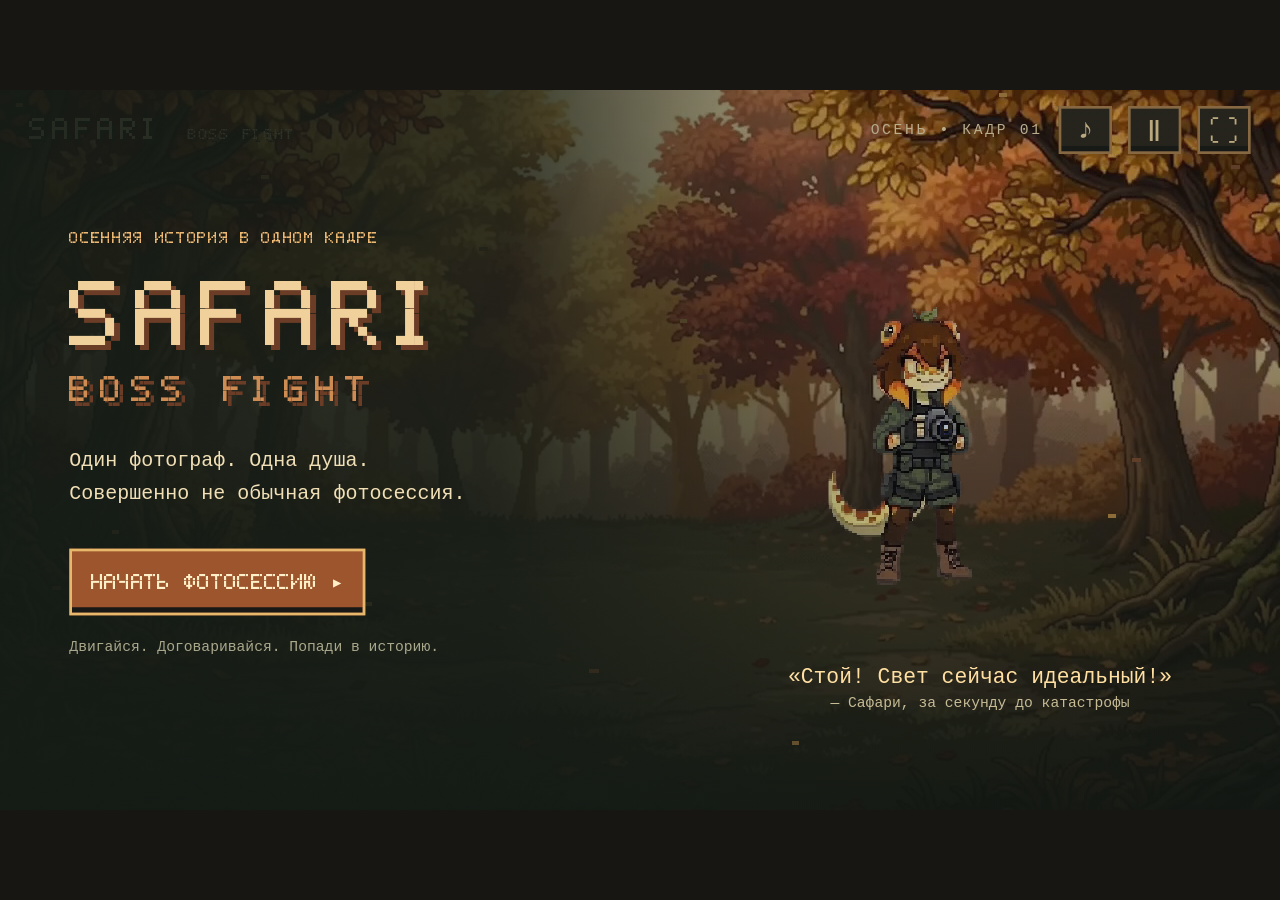
<file: source/index.html>
<!doctype html><html lang="ru"><head><meta charset="utf-8"><meta name="viewport" content="width=device-width,initial-scale=1,maximum-scale=1,viewport-fit=cover"><meta name="theme-color" content="#251e19"><title>SAFARI BOSS FIGHT</title><link rel="stylesheet" href="game/style.css"></head><body>
<div id="viewport"><div id="stage">
<video id="forest" muted playsinline loop preload="auto" poster="assets/poster.png" src="assets/forest.mp4"></video><div class="shade"></div><canvas id="canvas" width="960" height="540"></canvas>
<header><span class="brand">SAFARI <small>BOSS FIGHT</small></span><span id="chapter">ОСЕНЬ • КАДР 01</span><button id="audioBtn" aria-label="Включить звук">♪</button><button id="pauseBtn" aria-label="Пауза и настройки">Ⅱ</button><button id="fullBtn" aria-label="Полный экран">⛶</button></header>
<div id="speech" class="box"><div class="eyebrow">САФАРИ <span id="mood">ФОТОГРАФ НА ОХОТЕ</span></div><p id="speechText"></p><button id="continue">ДАЛЬШЕ ▸</button></div>
<div id="bossInfo" class="box"><div class="eyebrow">САФАРИ <span id="phase">ФАЗА 1 / 3</span></div><div class="bar"><i id="bossBar"></i></div><div id="trust">ДОВЕРИЕ ○ ○ ○ ○ ○</div><p id="hint">Идеальные кадры редко получаются по плану.</p></div>
<div id="arenaLabel"></div><div id="choices"></div><div id="status"><b>♥ <span id="hp">60 / 60</span></b><span id="statusHint">ТВОЙ ХОД</span><span id="guard"></span></div>
<nav id="actions"><button data-action="fight">⚔ FIGHT<small>АТАКА</small></button><button data-action="act">✦ ACT<small>ДЕЙСТВИЯ</small></button><button data-action="item">▣ ITEM<small>ПРЕДМЕТЫ</small></button><button data-action="mercy">♡ MERCY<small>ПОЩАДА</small></button></nav>
<div id="stick" aria-label="Джойстик"><span class="cross">✣</span><i id="knob"></i></div><div id="moveHelp">WASD / СТРЕЛКИ</div><button id="dash">РЫВОК<small>ПРОБЕЛ</small></button><div id="dashHelp">КРАТКАЯ НЕУЯЗВИМОСТЬ</div>
<div id="title" class="veil"><section class="titleCard"><div class="eyebrow">ОСЕННЯЯ ИСТОРИЯ В ОДНОМ КАДРЕ</div><h1>SAFARI<span>BOSS FIGHT</span></h1><p>Один фотограф. Одна душа.<br>Совершенно не обычная фотосессия.</p><button id="start" class="primary">НАЧАТЬ ФОТОСЕССИЮ ▸</button><p class="muted">Двигайся. Договаривайся. Попади в историю.</p><div id="best"></div></section><div class="titleNote">«Стой! Свет сейчас идеальный!»<br><span>— Сафари, за секунду до катастрофы</span></div></div>
<div id="pause" class="veil" hidden><section class="modal box"><div class="eyebrow">ПЛЁНКА НА ПАУЗЕ</div><h2>Небольшой перерыв</h2><label>Музыка <input id="musicVol" type="range" min="0" max="100" value="55"></label><label>Эффекты <input id="sfxVol" type="range" min="0" max="100" value="65"></label><p>Движение: WASD / стрелки или стик.<br>Рывок: пробел. Выбор: мышь / касание.<br>Enter — продолжить. Esc — пауза.</p><p id="audioStatus" role="status">Музыка: portrait_of_a_rival • включится после старта.</p><button id="testAudio">ПРОВЕРИТЬ ЗВУК</button><button id="resume" class="primary">ПРОДОЛЖИТЬ</button><button id="restart">В ГЛАВНОЕ МЕНЮ</button></section></div>
<div id="result" class="veil" hidden><section class="modal box"><div class="eyebrow">SAFARI BOSS FIGHT</div><h2 id="endTitle"></h2><p id="endText"></p><div id="stats"></div><button id="again" class="primary">ЕЩЁ ОДИН КАДР ▸</button><button id="menuBtn">ГЛАВНОЕ МЕНЮ</button></section></div>
</div></div><div id="rotate"><b>↻</b><h2>Поверни телефон</h2><p>В горизонтальном положении<br>поляна и управление помещаются целиком.</p><button id="portrait">Продолжить как есть</button></div>
<script src="game/engine.js"></script><script src="game/app.js"></script></body></html>
</file>
<file: source/game/style.css>
*{box-sizing:border-box;-webkit-tap-highlight-color:transparent}html,body{margin:0;width:100%;height:100%;overflow:hidden;background:#171613;color:#f1dfb6;font-family:'Courier New',monospace;touch-action:none;overscroll-behavior:none}button,input{font:inherit}button{cursor:pointer;border:2px solid #ac8150;border-radius:0;color:#f2d7a3;background:#2b271f;box-shadow:inset 0 -4px #181916;padding:9px 14px;font-weight:bold;touch-action:manipulation}button:hover,button:focus-visible{background:#55412a;border-color:#f6d794;outline:2px solid #ffe6b1;outline-offset:2px}button:active{transform:translateY(2px)}button:disabled{opacity:.43;cursor:default;outline:none;transform:none}button small{display:block;font-size:10px;letter-spacing:1px;margin-top:4px;color:#c6b796}.primary{background:#9d552d;border-color:#e7b86c;color:#fff0c9}.box{background:rgba(25,28,23,.94);border:3px solid #b58b52;box-shadow:4px 4px 0 #201b16,inset 0 0 0 2px #373a2b}#stage{position:absolute;width:960px;height:540px;overflow:hidden;transform-origin:top left;background:#393d2b}#forest,.shade,#canvas{position:absolute;inset:0;width:100%;height:100%;image-rendering:pixelated}#forest{object-fit:cover}.shade{background:linear-gradient(transparent 5%,#201e1340 35%,#111713e8 100%)}#canvas{pointer-events:none}header{position:absolute;left:22px;top:12px;right:22px;display:flex;align-items:center;gap:12px;height:36px}.brand{font-size:22px;font-weight:bold;letter-spacing:4px;text-shadow:2px 2px #1b1b15}.brand small{font-size:11px;letter-spacing:2px}#chapter{margin-left:auto;font-size:11px;letter-spacing:2px}header button{width:40px;height:36px;padding:0;font-size:22px}#speech{position:absolute;left:24px;top:75px;width:264px;min-height:151px;padding:12px;font-size:14px;line-height:1.45}#speechText{margin:12px 0 8px;min-height:64px}#continue{width:100%;height:35px;font-size:11px;padding:5px}#bossInfo{position:absolute;right:24px;top:75px;width:230px;padding:12px}.eyebrow{color:#edb871;font-size:12px;font-weight:bold;letter-spacing:1px}.eyebrow span{display:block;font-size:9px;color:#b8b59b;margin-top:3px}.bar{height:10px;background:#4c3d2b;margin:12px 0;border:1px solid #866c47}.bar i{display:block;height:100%;background:#bd7851;width:100%;transition:width .3s}#trust{font-size:12px;color:#e3c889}#hint{font-size:12px;line-height:1.5;color:#c8c8ac;margin-bottom:0}#arenaLabel{position:absolute;left:280px;top:241px;width:400px;text-align:center;font-size:12px;font-weight:bold;color:#f6d48d;letter-spacing:1px}#choices{position:absolute;left:282px;top:267px;width:396px;height:177px;padding:5px;display:grid;grid-template-columns:1fr 1fr;gap:5px;align-content:center;background:#1b221c}#choices:empty{display:none}#choices button{font-size:12px;min-height:38px;padding:5px 7px;line-height:1.2}#choices .wide{grid-column:1/-1}#choices .description{grid-column:1/-1;text-align:center;font-size:12px;line-height:1.5;color:#d7cba9;margin:2px}#status{position:absolute;top:452px;left:280px;width:400px;display:flex;gap:16px;align-items:center;font-size:12px}#status b{color:#e9bca0}#statusHint{margin-left:auto;color:#ded3ad}#guard{color:#b8cca7}#actions{position:absolute;top:480px;left:234px;display:flex;gap:10px}#actions button{width:116px;height:49px;padding:6px;font-size:17px}#actions button.ready{background:#52613c;border-color:#e6d29b}#stick{position:absolute;left:64px;top:293px;width:140px;height:140px;border:3px solid #a38b5e;background:#222a21d9;border-radius:50%;touch-action:none;box-shadow:inset 0 0 0 12px #353e2d}#knob{position:absolute;left:42px;top:42px;width:50px;height:50px;border-radius:50%;background:#9c895e;border:4px solid #dbc694;pointer-events:none;box-shadow:0 4px #1119}.cross{position:absolute;inset:0;display:grid;place-items:center;font-size:105px;color:#6b7150;opacity:.6}#moveHelp{position:absolute;left:57px;top:450px;width:160px;text-align:center;font-size:11px;color:#bdbb95}#dash{position:absolute;right:66px;top:320px;width:130px;height:82px;font-size:19px}#dashHelp{position:absolute;right:27px;top:422px;width:210px;text-align:center;font-size:10px;color:#bdbb95}.veil{position:absolute;inset:0;background:#121912c9;display:flex;align-items:center;justify-content:center}.veil[hidden]{display:none}#title{background:linear-gradient(90deg,#151c16ee 0%,#151c16d9 39%,#151c1640 70%,#151c1640)}.titleCard{position:absolute;left:52px;top:105px;width:425px}h1{font-size:68px;letter-spacing:8px;line-height:1;margin:20px 0;color:#f0d19c;text-shadow:4px 4px #6c3d26}h1 span{display:block;font-size:27px;letter-spacing:7px;line-height:1.5;color:#cf8c52}.titleCard p{line-height:1.7;font-size:15px}.titleCard button{height:50px;margin:12px 0 4px}.muted,#best{font-size:11px!important;color:#aaa88c}.titleNote{position:absolute;right:40px;bottom:72px;width:370px;text-align:center;font-size:16px;color:#ffe0a2}.titleNote span{font-size:11px;color:#c6bb95}.modal{width:475px;padding:27px}.modal h2{font-size:25px;color:#f0c484;margin:14px 0}.modal p{font-size:13px;line-height:1.6}.modal button{margin-top:10px;width:100%;height:44px}.modal label{display:flex;align-items:center;justify-content:space-between;margin:16px 0;font-size:14px}.modal input{width:240px;accent-color:#c38b4d;touch-action:auto}#stats{display:grid;grid-template-columns:1fr 1fr;gap:12px;font-size:13px;margin:20px 0}#stats b{color:#f3cd80}#rotate{display:none;position:fixed;inset:0;background:#21281e;z-index:10;text-align:center;align-content:center;padding:30px}#rotate b{font-size:60px;color:#d9a85b}#rotate p{line-height:1.8}#rotate button{margin-top:20px}@media(orientation:portrait){body:not(.allowPortrait) #rotate{display:block}}
[hidden]{display:none!important}
@font-face{font-family:SafariPixel;src:url('../assets/pixel.ttf') format('truetype');font-display:swap}h1,.brand,.eyebrow,#arenaLabel,button{font-family:SafariPixel,'Courier New',monospace;font-weight:normal}

/* Fixed clipped host prevents the 960px scene from expanding mobile layout. */
html,body{position:fixed;inset:0;width:100%;height:100%;min-width:0;min-height:0;overflow:hidden}
#viewport{position:fixed;inset:0;overflow:hidden;contain:strict}
#stage{left:0;top:0;transform-origin:0 0}
#audioStatus{font-size:11px;color:#ddc58f;margin:7px 0}
#pause .modal{padding:18px 24px;width:490px}
#pause .modal label{margin:10px 0}#pause .modal button{height:36px;margin-top:7px}
</file>
